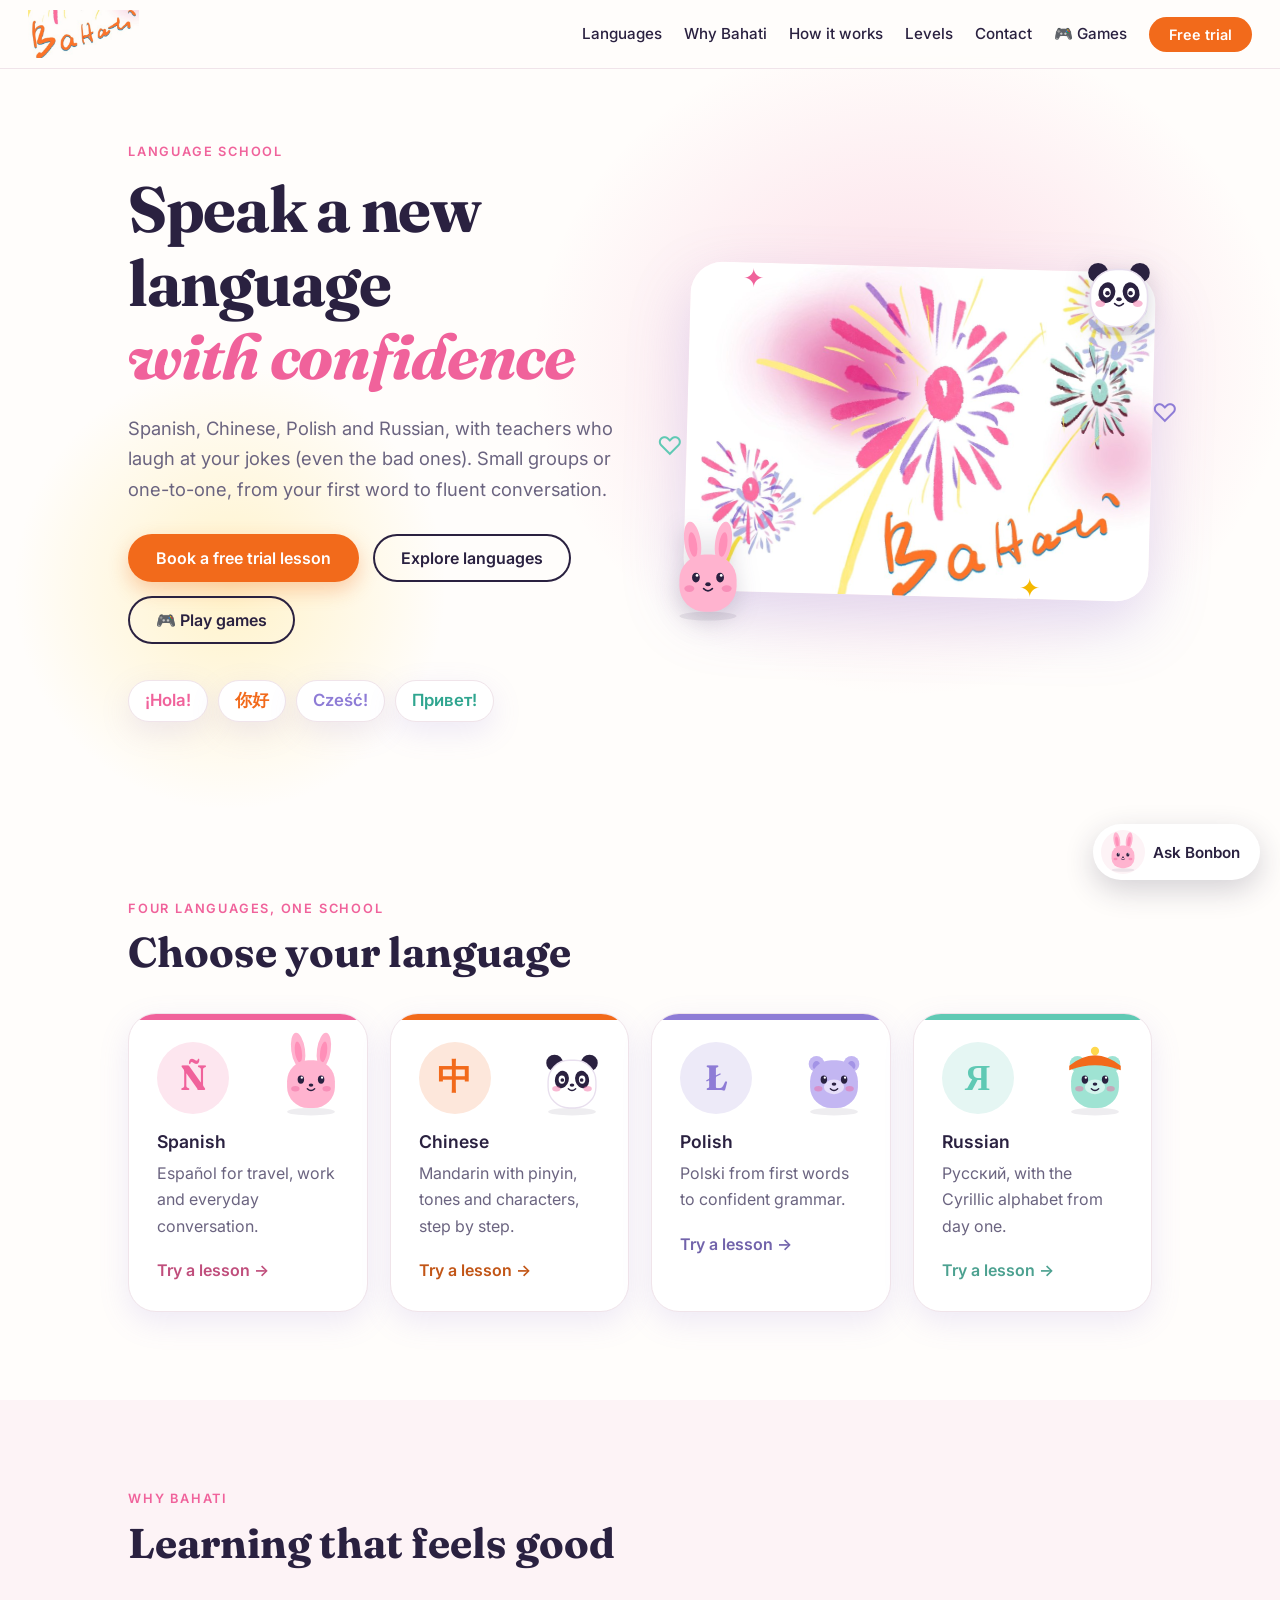
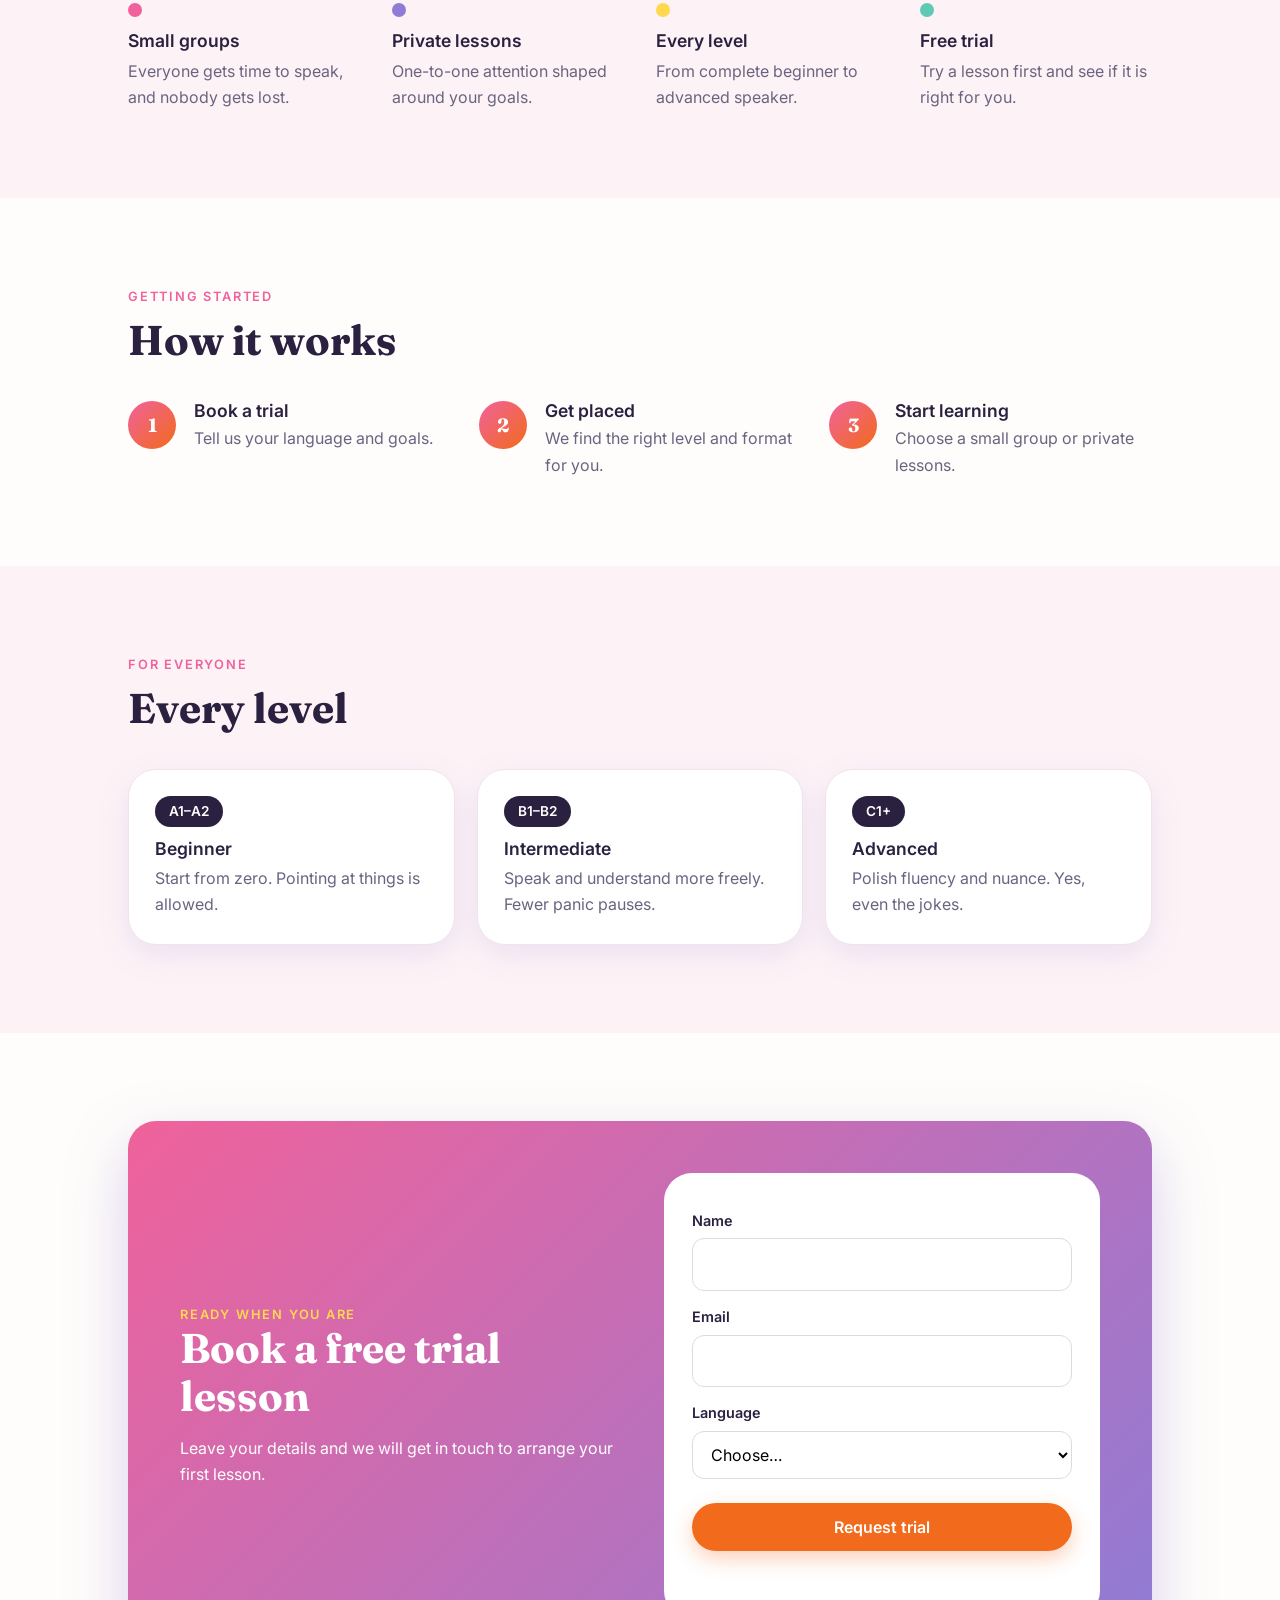
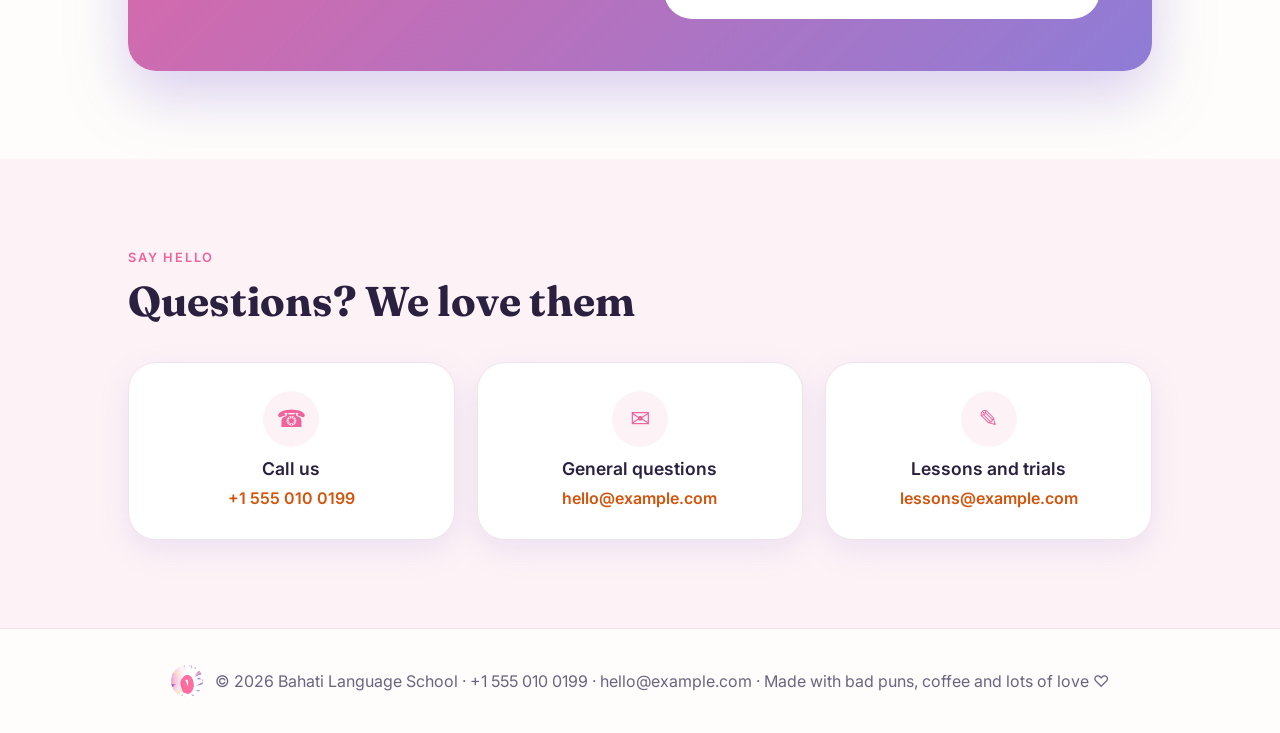
<file: index.html>
<!DOCTYPE html>
<html lang="en">
<head>
  <meta charset="UTF-8">
  <meta name="viewport" content="width=device-width, initial-scale=1">
  <title>Bahati Language School – Spanish, Chinese, Polish, Russian</title>
  <meta name="description" content="Learn Spanish, Chinese, Polish or Russian with Bahati Language School. Small groups and private lessons for every level.">
  <link rel="icon" type="image/png" href="images/favicon.png">
  <link rel="preconnect" href="https://fonts.googleapis.com">
  <link rel="preconnect" href="https://fonts.gstatic.com" crossorigin>
  <link href="https://fonts.googleapis.com/css2?family=Fraunces:opsz,wght@9..144,600;9..144,700&family=Inter:wght@400;500;600&display=swap&subset=latin,latin-ext,cyrillic" rel="stylesheet">
  <link rel="stylesheet" href="style.css">
</head>
<body>
  <header class="site-header">
    <a class="logo" href="#top" aria-label="Bahati Language School"><img src="images/logo-word.jpg" alt="Bahati" width="120" height="52"></a>
    <nav aria-label="Main">
      <a href="#languages">Languages</a>
      <a href="#why">Why Bahati</a>
      <a href="#how">How it works</a>
      <a href="#levels">Levels</a>
      <a href="#contact">Contact</a>
      <a href="games.html">🎮 Games</a>
      <a href="#trial" class="btn btn-small">Free trial</a>
    </nav>
  </header>

  <main id="top">
    <section class="hero">
      <div class="hero-text">
        <p class="eyebrow">Language school</p>
        <h1>Speak a new language <span class="accent" id="swap">with confidence</span></h1>
        <p class="lead">Spanish, Chinese, Polish and Russian, with teachers who laugh at your jokes (even the bad ones). Small groups or one-to-one, from your first word to fluent conversation.</p>
        <div class="hero-actions">
          <a href="#trial" class="btn">Book a free trial lesson</a>
          <a href="#languages" class="btn btn-ghost">Explore languages</a>
          <a href="games.html" class="btn btn-ghost">🎮 Play games</a>
        </div>
        <ul class="greetings" aria-label="Hello in our languages">
          <li lang="es">¡Hola!</li>
          <li lang="zh">你好</li>
          <li lang="pl">Cześć!</li>
          <li lang="ru">Привет!</li>
        </ul>
      </div>
      <div class="hero-art">
        <span class="spark s1" aria-hidden="true">✦</span><span class="spark s2" aria-hidden="true">♡</span><span class="spark s3" aria-hidden="true">✦</span><span class="spark s4" aria-hidden="true">♡</span>
        <img class="plush plush-a" src="images/bunny.svg" alt="Bunny mascot, click me" width="200" height="200" role="button" tabindex="0" data-says="bunny">
        <img class="plush plush-b" src="images/panda.svg" alt="Panda mascot, click me" width="200" height="200" role="button" tabindex="0" data-says="panda">
        <img src="images/logo-hero.jpg" alt="Bahati logo: colorful fireworks" width="1000" height="707">
      </div>
    </section>

    <section id="languages" class="reveal">
      <p class="eyebrow">Four languages, one school</p>
      <h2>Choose your language</h2>
      <div class="cards">
        <article class="card c-es">
          <img class="plush" src="images/bunny.svg" alt="" width="200" height="200">
          <span class="glyph" lang="es">Ñ</span>
          <h3>Spanish</h3>
          <p>Español for travel, work and everyday conversation.</p>
          <a href="#trial" data-lang="Spanish">Try a lesson →</a>
        </article>
        <article class="card c-zh">
          <img class="plush" src="images/panda.svg" alt="" width="200" height="200">
          <span class="glyph" lang="zh">中</span>
          <h3>Chinese</h3>
          <p>Mandarin with pinyin, tones and characters, step by step.</p>
          <a href="#trial" data-lang="Chinese">Try a lesson →</a>
        </article>
        <article class="card c-pl">
          <img class="plush" src="images/bear-purple.svg" alt="" width="200" height="200">
          <span class="glyph" lang="pl">Ł</span>
          <h3>Polish</h3>
          <p>Polski from first words to confident grammar.</p>
          <a href="#trial" data-lang="Polish">Try a lesson →</a>
        </article>
        <article class="card c-ru">
          <img class="plush" src="images/bear-teal.svg" alt="" width="200" height="200">
          <span class="glyph" lang="ru">Я</span>
          <h3>Russian</h3>
          <p>Русский, with the Cyrillic alphabet from day one.</p>
          <a href="#trial" data-lang="Russian">Try a lesson →</a>
        </article>
      </div>
    </section>

    <section id="why" class="alt reveal">
      <div class="inner">
        <p class="eyebrow">Why Bahati</p>
        <h2>Learning that feels good</h2>
        <div class="features">
          <div><span class="dot d1"></span><h3>Small groups</h3><p>Everyone gets time to speak, and nobody gets lost.</p></div>
          <div><span class="dot d2"></span><h3>Private lessons</h3><p>One-to-one attention shaped around your goals.</p></div>
          <div><span class="dot d3"></span><h3>Every level</h3><p>From complete beginner to advanced speaker.</p></div>
          <div><span class="dot d4"></span><h3>Free trial</h3><p>Try a lesson first and see if it is right for you.</p></div>
        </div>
      </div>
    </section>

    <section id="how" class="reveal">
      <p class="eyebrow">Getting started</p>
      <h2>How it works</h2>
      <ol class="steps">
        <li><span class="num">1</span><div><h3>Book a trial</h3><p>Tell us your language and goals.</p></div></li>
        <li><span class="num">2</span><div><h3>Get placed</h3><p>We find the right level and format for you.</p></div></li>
        <li><span class="num">3</span><div><h3>Start learning</h3><p>Choose a small group or private lessons.</p></div></li>
      </ol>
    </section>

    <section id="levels" class="alt reveal">
      <div class="inner">
        <p class="eyebrow">For everyone</p>
        <h2>Every level</h2>
        <div class="levels">
          <div class="level"><span class="badge">A1–A2</span><h3>Beginner</h3><p>Start from zero. Pointing at things is allowed.</p></div>
          <div class="level"><span class="badge">B1–B2</span><h3>Intermediate</h3><p>Speak and understand more freely. Fewer panic pauses.</p></div>
          <div class="level"><span class="badge">C1+</span><h3>Advanced</h3><p>Polish fluency and nuance. Yes, even the jokes.</p></div>
        </div>
      </div>
    </section>

    <section id="trial" class="reveal">
      <div class="trial-box">
        <div>
          <p class="eyebrow">Ready when you are</p>
          <h2>Book a free trial lesson</h2>
          <p>Leave your details and we will get in touch to arrange your first lesson.</p>
        </div>
        <form id="trial-form" novalidate>
          <label for="name">Name</label>
          <input id="name" name="name" type="text" autocomplete="name" required>

          <label for="email">Email</label>
          <input id="email" name="email" type="email" autocomplete="email" required>

          <label for="language">Language</label>
          <select id="language" name="language" required>
            <option value="">Choose…</option>
            <option>Spanish</option>
            <option>Chinese</option>
            <option>Polish</option>
            <option>Russian</option>
          </select>

          <button type="submit" class="btn">Request trial</button>
          <p id="form-msg" role="status"></p>
        </form>
      </div>
    </section>
    <section id="contact" class="alt reveal">
      <div class="inner">
        <p class="eyebrow">Say hello</p>
        <h2>Questions? We love them</h2>
        <div class="contact-grid">
          <a class="contact-card" href="tel:+15550100199"><span class="ci">☎</span><h3>Call us</h3><p>+1 555 010 0199</p></a>
          <a class="contact-card" href="mailto:hello@example.com"><span class="ci">✉</span><h3>General questions</h3><p>hello@example.com</p></a>
          <a class="contact-card" href="mailto:lessons@example.com"><span class="ci">✎</span><h3>Lessons and trials</h3><p>lessons@example.com</p></a>
        </div>
      </div>
    </section>
  </main>

  <div id="chat" class="chat">
    <div id="chat-panel" class="chat-panel" role="dialog" aria-label="Chat with Bonbon" hidden>
      <header class="chat-head">
        <img src="images/bunny.svg" alt="" width="40" height="40">
        <div><strong>Bonbon</strong><span>Bahati assistant</span></div>
        <button type="button" id="chat-close" aria-label="Close chat">×</button>
      </header>
      <div id="chat-log" class="chat-log" aria-live="polite"></div>
      <div id="chat-chips" class="chat-chips"></div>
      <form id="chat-form" class="chat-form" autocomplete="off">
        <input id="chat-input" type="text" placeholder="Ask me anything…" aria-label="Your question">
        <button type="submit" aria-label="Send">➤</button>
      </form>
    </div>
    <button type="button" id="chat-toggle" class="chat-toggle" aria-expanded="false" aria-controls="chat-panel">
      <img src="images/bunny.svg" alt="" width="44" height="44"><span>Ask Bonbon</span>
    </button>
  </div>

  <footer>
    <img src="images/favicon.png" alt="" width="32" height="32">
    <p>&copy; 2026 Bahati Language School · +1 555 010 0199 · hello@example.com · Made with bad puns, coffee and lots of love ♡</p>
  </footer>

  <script src="script.js"></script>
</body>
</html>
</file>
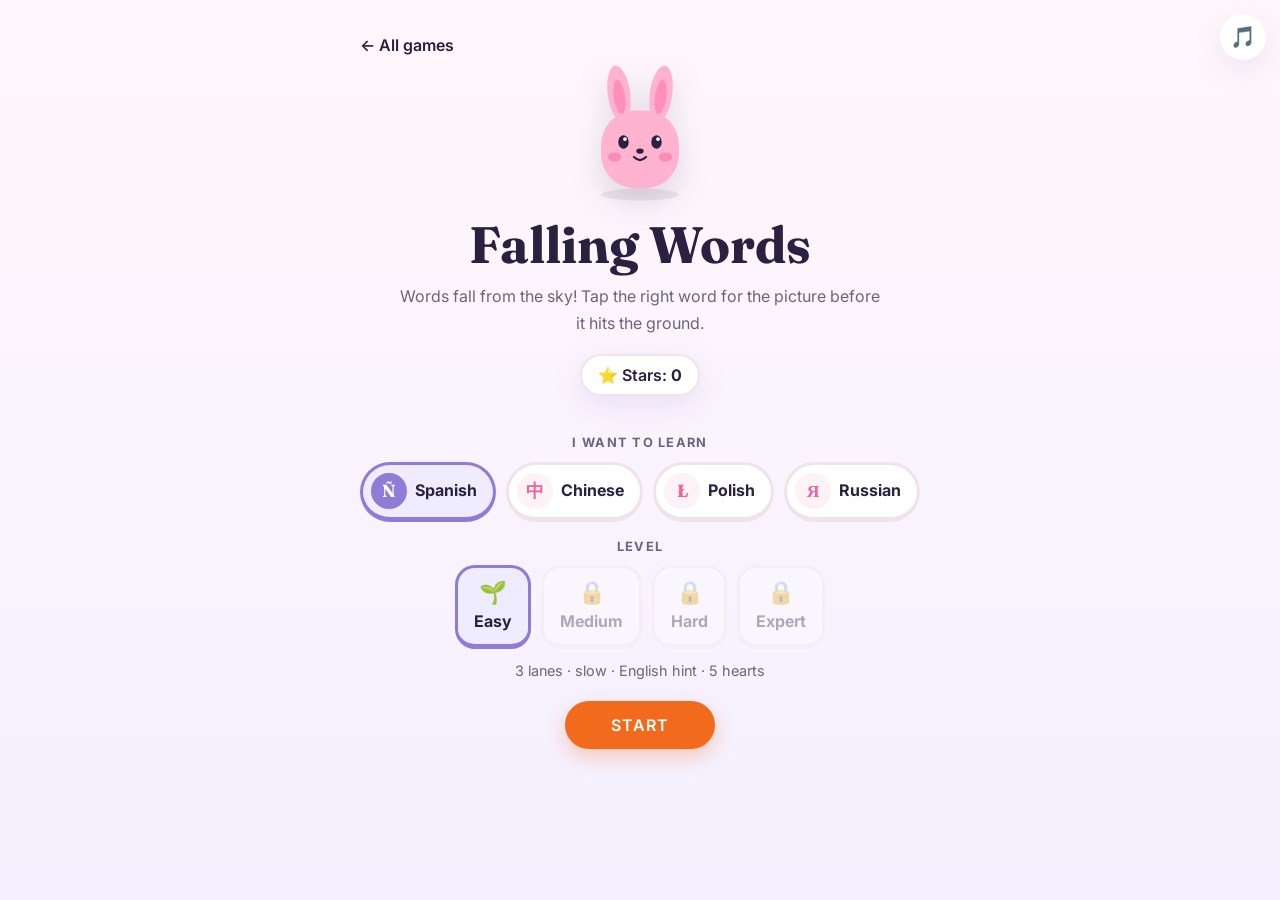
<file: catch.html>
<!DOCTYPE html>
<html lang="en">
<head>
  <meta charset="UTF-8">
  <meta name="viewport" content="width=device-width, initial-scale=1">
  <title>Falling Words – Bahati Language School</title>
  <meta name="description" content="Catch the right word before it hits the ground. An arcade game from Bahati Language School.">
  <link rel="icon" type="image/png" href="images/favicon.png">
  <link rel="preconnect" href="https://fonts.googleapis.com">
  <link rel="preconnect" href="https://fonts.gstatic.com" crossorigin>
  <link href="https://fonts.googleapis.com/css2?family=Fraunces:opsz,wght@9..144,600;9..144,700&family=Inter:wght@400;500;600;700&display=swap&subset=latin,latin-ext,cyrillic" rel="stylesheet">
  <link rel="stylesheet" href="style.css">
  <link rel="stylesheet" href="game.css">
</head>
<body class="game-body">
  <div id="root"></div>
  <script src="sound.js"></script>
  <script src="data.js"></script>
  <script src="common.js"></script>
  <script src="catch.js"></script>
</body>
</html>
</file>
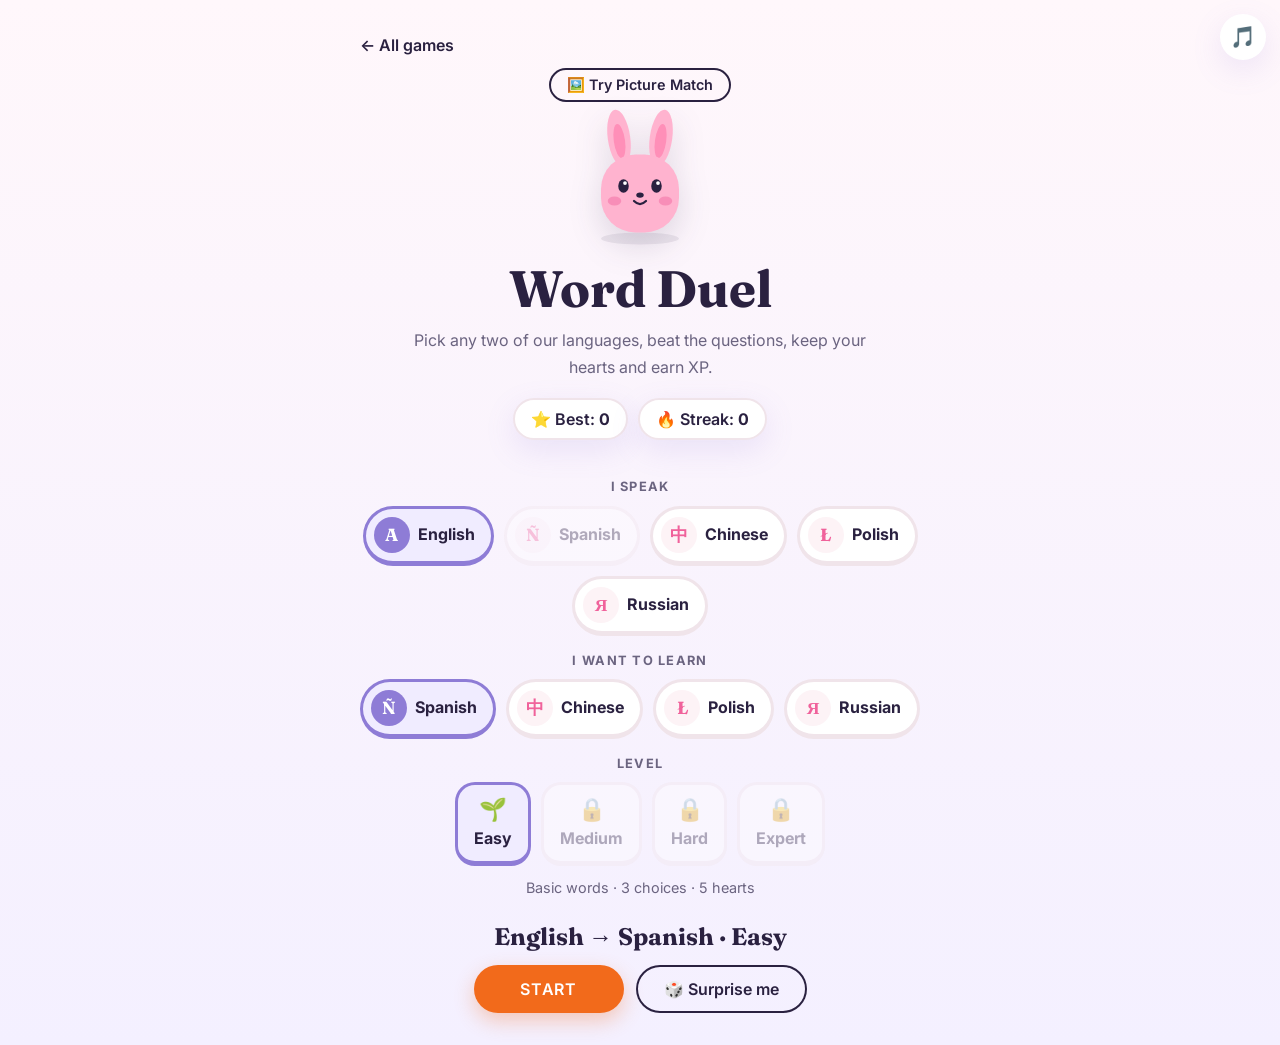
<file: game.html>
<!DOCTYPE html>
<html lang="en">
<head>
  <meta charset="UTF-8">
  <meta name="viewport" content="width=device-width, initial-scale=1">
  <title>Play and Learn – Bahati Language School</title>
  <meta name="description" content="A fun mini game from Bahati Language School: learn Spanish, Chinese, Polish and Russian words, earn XP and keep your streak.">
  <link rel="icon" type="image/png" href="images/favicon.png">
  <link rel="preconnect" href="https://fonts.googleapis.com">
  <link rel="preconnect" href="https://fonts.gstatic.com" crossorigin>
  <link href="https://fonts.googleapis.com/css2?family=Fraunces:opsz,wght@9..144,600;9..144,700&family=Inter:wght@400;500;600;700&display=swap&subset=latin,latin-ext,cyrillic" rel="stylesheet">
  <link rel="stylesheet" href="style.css">
  <link rel="stylesheet" href="game.css">
</head>
<body class="game-body">
  <button id="mute" class="mute" type="button" aria-pressed="false" aria-label="Toggle music">🎵</button>
  <div class="bg-float" aria-hidden="true"><span>🎵</span><span>✦</span><span>♡</span><span>🎶</span><span>✦</span><span>♡</span><span>🎵</span><span>✦</span></div>
  <div id="app" class="app">

    <!-- Start screen -->
    <section id="screen-start" class="screen">
      <a class="back" href="games.html">← All games</a>
      <a class="btn btn-ghost mode-link" href="pictures.html">🖼️ Try Picture Match</a>
      <img class="mascot-big" src="images/bunny.svg" alt="" width="200" height="200">
      <h1>Word Duel</h1>
      <p class="sub">Pick any two of our languages, beat the questions, keep your hearts and earn XP.</p>
      <div class="stats-row">
        <span class="pill" title="Best XP">⭐ Best: <b id="best-xp">0</b></span>
        <span class="pill" title="Days streak">🔥 Streak: <b id="day-streak">0</b></span>
      </div>
      <div class="picker">
        <p class="pick-title">I speak</p>
        <div id="chips-from" class="chips"></div>
        <p class="pick-title">I want to learn</p>
        <div id="chips-to" class="chips"></div>
        <p class="pick-title">Level</p>
        <div id="chips-lvl" class="chips"></div>
        <p id="lvl-desc" class="lvl-desc"></p>
        <p class="pair-label" aria-live="polite"><span id="pair-label"></span></p>
        <div class="end-actions">
          <button id="play" class="btn game-btn">Start</button>
          <button id="random-pair" class="btn btn-ghost" type="button">🎲 Surprise me</button>
        </div>
      </div>
    </section>

    <!-- Lesson screen -->
    <section id="screen-lesson" class="screen lesson" hidden>
      <header class="topbar">
        <button id="quit" class="icon-btn" aria-label="Quit lesson">×</button>
        <div class="progress" role="progressbar" aria-label="Lesson progress" aria-valuemin="0" aria-valuemax="100" aria-valuenow="0"><div id="progress-fill"></div></div>
        <div class="hearts" id="hearts" aria-live="polite"></div>
      </header>
      <div class="qtimer" id="qtimer" hidden><div id="qtimer-fill"></div></div>
      <div class="lesson-body">
        <p id="prompt" class="prompt"></p>
        <div id="question" class="question"></div>
        <div id="options" class="options"></div>
      </div>
      <footer id="feedback" class="feedback">
        <div class="fb-text"><img id="fb-mascot" src="images/bunny.svg" alt="" width="56" height="56"><div><strong id="fb-title"></strong><p id="fb-detail"></p></div></div>
        <button id="check" class="btn game-btn" disabled>Check</button>
      </footer>
    </section>

    <!-- End screen -->
    <section id="screen-end" class="screen" hidden>
      <img id="end-mascot" class="mascot-big" src="images/panda.svg" alt="" width="200" height="200">
      <h1 id="end-title"></h1>
      <p id="end-sub" class="sub"></p>
      <div id="end-stars" class="stars" aria-label="Stars"></div>
      <div class="stats-row">
        <span class="pill">⭐ <b id="end-xp">0</b> XP</span>
        <span class="pill">🎯 <b id="end-acc">0</b>%</span>
        <span class="pill">❤ <b id="end-hearts">0</b> left</span>
      </div>
      <div class="end-actions">
        <button id="next-level" class="btn" hidden>Next level →</button>
        <button id="again" class="btn btn-ghost">Play again</button>
        <a class="btn btn-ghost" href="index.html#trial">Book a free lesson</a>
      </div>
    </section>

  </div>
  <script src="sound.js"></script>
  <script src="game.js"></script>
</body>
</html>
</file>
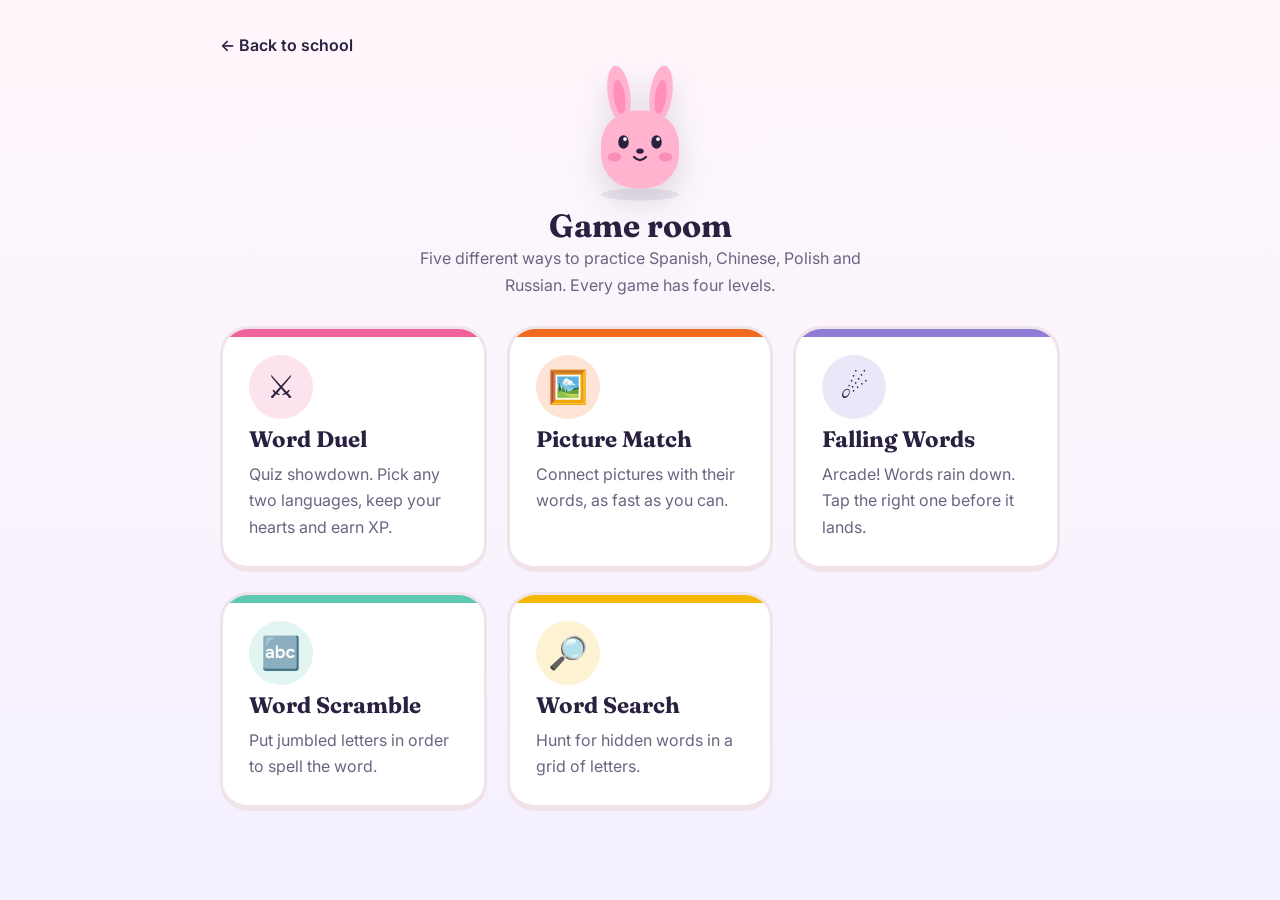
<file: games.html>
<!DOCTYPE html>
<html lang="en">
<head>
  <meta charset="UTF-8">
  <meta name="viewport" content="width=device-width, initial-scale=1">
  <title>Games – Bahati Language School</title>
  <meta name="description" content="Five language games from Bahati Language School: quiz duel, picture match, falling words, word scramble and word search.">
  <link rel="icon" type="image/png" href="images/favicon.png">
  <link rel="preconnect" href="https://fonts.googleapis.com">
  <link rel="preconnect" href="https://fonts.gstatic.com" crossorigin>
  <link href="https://fonts.googleapis.com/css2?family=Fraunces:opsz,wght@9..144,600;9..144,700&family=Inter:wght@400;500;600;700&display=swap&subset=latin,latin-ext,cyrillic" rel="stylesheet">
  <link rel="stylesheet" href="style.css">
  <link rel="stylesheet" href="game.css">
</head>
<body class="game-body">
  <div class="bg-float" aria-hidden="true"><span>🎵</span><span>✦</span><span>♡</span><span>🎶</span><span>✦</span><span>♡</span><span>🎵</span><span>✦</span></div>
  <main class="app hub">
    <a class="back" href="index.html">← Back to school</a>
    <img class="mascot-big" src="images/bunny.svg" alt="" width="200" height="200">
    <h1>Game room</h1>
    <p class="sub">Five different ways to practice Spanish, Chinese, Polish and Russian. Every game has four levels.</p>
    <div class="hub-grid">
      <a class="hub-card h1" href="game.html"><span class="hub-emoji">⚔️</span><h2>Word Duel</h2><p>Quiz showdown. Pick any two languages, keep your hearts and earn XP.</p></a>
      <a class="hub-card h2" href="pictures.html"><span class="hub-emoji">🖼️</span><h2>Picture Match</h2><p>Connect pictures with their words, as fast as you can.</p></a>
      <a class="hub-card h3" href="catch.html"><span class="hub-emoji">☄️</span><h2>Falling Words</h2><p>Arcade! Words rain down. Tap the right one before it lands.</p></a>
      <a class="hub-card h4" href="scramble.html"><span class="hub-emoji">🔤</span><h2>Word Scramble</h2><p>Put jumbled letters in order to spell the word.</p></a>
      <a class="hub-card h5" href="search.html"><span class="hub-emoji">🔎</span><h2>Word Search</h2><p>Hunt for hidden words in a grid of letters.</p></a>
    </div>
  </main>
</body>
</html>
</file>
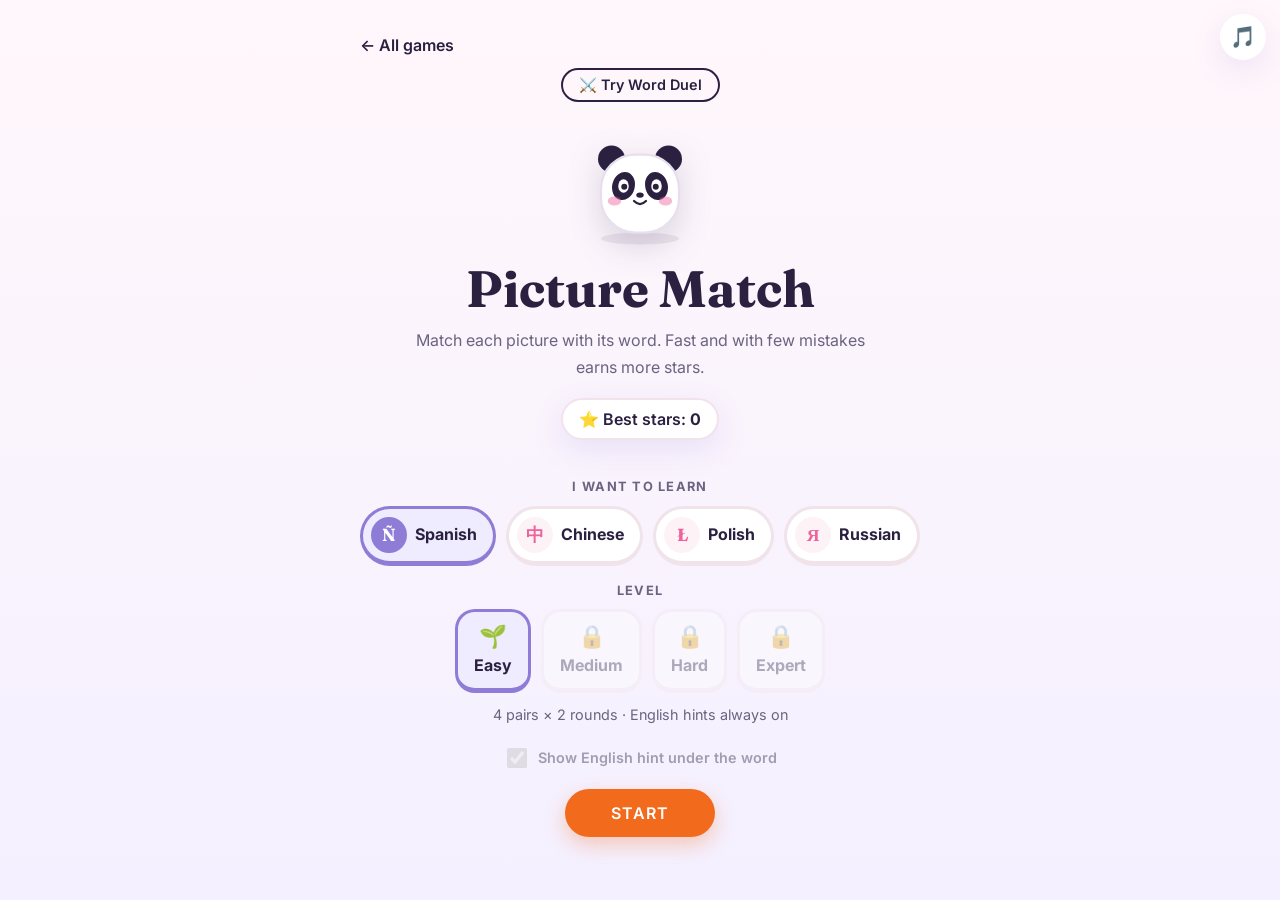
<file: pictures.html>
<!DOCTYPE html>
<html lang="en">
<head>
  <meta charset="UTF-8">
  <meta name="viewport" content="width=device-width, initial-scale=1">
  <title>Picture Match – Bahati Language School</title>
  <meta name="description" content="Match pictures with words in Spanish, Chinese, Polish and Russian. A fun mini game from Bahati Language School.">
  <link rel="icon" type="image/png" href="images/favicon.png">
  <link rel="preconnect" href="https://fonts.googleapis.com">
  <link rel="preconnect" href="https://fonts.gstatic.com" crossorigin>
  <link href="https://fonts.googleapis.com/css2?family=Fraunces:opsz,wght@9..144,600;9..144,700&family=Inter:wght@400;500;600;700&display=swap&subset=latin,latin-ext,cyrillic" rel="stylesheet">
  <link rel="stylesheet" href="style.css">
  <link rel="stylesheet" href="game.css">
</head>
<body class="game-body">
  <button id="mute" class="mute" type="button" aria-pressed="false" aria-label="Toggle music">🎵</button>
  <div class="bg-float" aria-hidden="true"><span>🎵</span><span>✦</span><span>♡</span><span>🎶</span><span>✦</span><span>♡</span><span>🎵</span><span>✦</span></div>
  <div id="app" class="app">

    <section id="screen-start" class="screen">
      <a class="back" href="games.html">← All games</a>
      <a class="btn btn-ghost mode-link" href="game.html">⚔️ Try Word Duel</a>
      <img class="mascot-big" src="images/panda.svg" alt="" width="200" height="200">
      <h1>Picture Match</h1>
      <p class="sub">Match each picture with its word. Fast and with few mistakes earns more stars.</p>
      <div class="stats-row"><span class="pill">⭐ Best stars: <b id="best-stars">0</b></span></div>
      <div class="picker">
        <p class="pick-title">I want to learn</p>
        <div id="chips-to" class="chips"></div>
        <p class="pick-title">Level</p>
        <div id="chips-lvl" class="chips"></div>
        <p id="lvl-desc" class="lvl-desc"></p>
        <label class="toggle"><input type="checkbox" id="hint"> Show English hint under the word</label>
        <div class="end-actions"><button id="play" class="btn game-btn">Start</button></div>
      </div>
    </section>

    <section id="screen-play" class="screen lesson" hidden>
      <header class="topbar">
        <button id="quit" class="icon-btn" aria-label="Quit game">×</button>
        <div class="progress" role="progressbar" aria-label="Progress" aria-valuemin="0" aria-valuemax="100" aria-valuenow="0"><div id="progress-fill"></div></div>
        <div class="timer" id="timer" aria-label="Time">0s</div>
      </header>
      <div class="lesson-body">
        <p id="prompt" class="prompt">Tap a picture, then its word</p>
        <p id="round" class="round"></p>
        <div id="board" class="pic-board">
          <div id="col-pics" class="pic-col"></div>
          <div id="col-words" class="pic-col"></div>
        </div>
        <div id="msg" class="pic-msg" role="status"></div>
      </div>
    </section>

    <section id="screen-end" class="screen" hidden>
      <img id="end-mascot" class="mascot-big dance" src="images/bunny.svg" alt="" width="200" height="200">
      <h1 id="end-title">All matched! 🎉</h1>
      <div id="stars" class="stars" aria-label="Stars"></div>
      <div class="stats-row">
        <span class="pill">⏱ <b id="end-time">0</b>s</span>
        <span class="pill">🙈 <b id="end-miss">0</b> mistakes</span>
        <span class="pill">⭐ <b id="end-xp">0</b> XP</span>
      </div>
      <div class="end-actions">
        <button id="next-level" class="btn" hidden>Next level →</button>
        <button id="again" class="btn btn-ghost">Play again</button>
        <a class="btn btn-ghost" href="index.html#trial">Book a free lesson</a>
      </div>
    </section>

  </div>
  <script src="sound.js"></script>
  <script src="data.js"></script>
  <script src="pictures.js"></script>
</body>
</html>
</file>
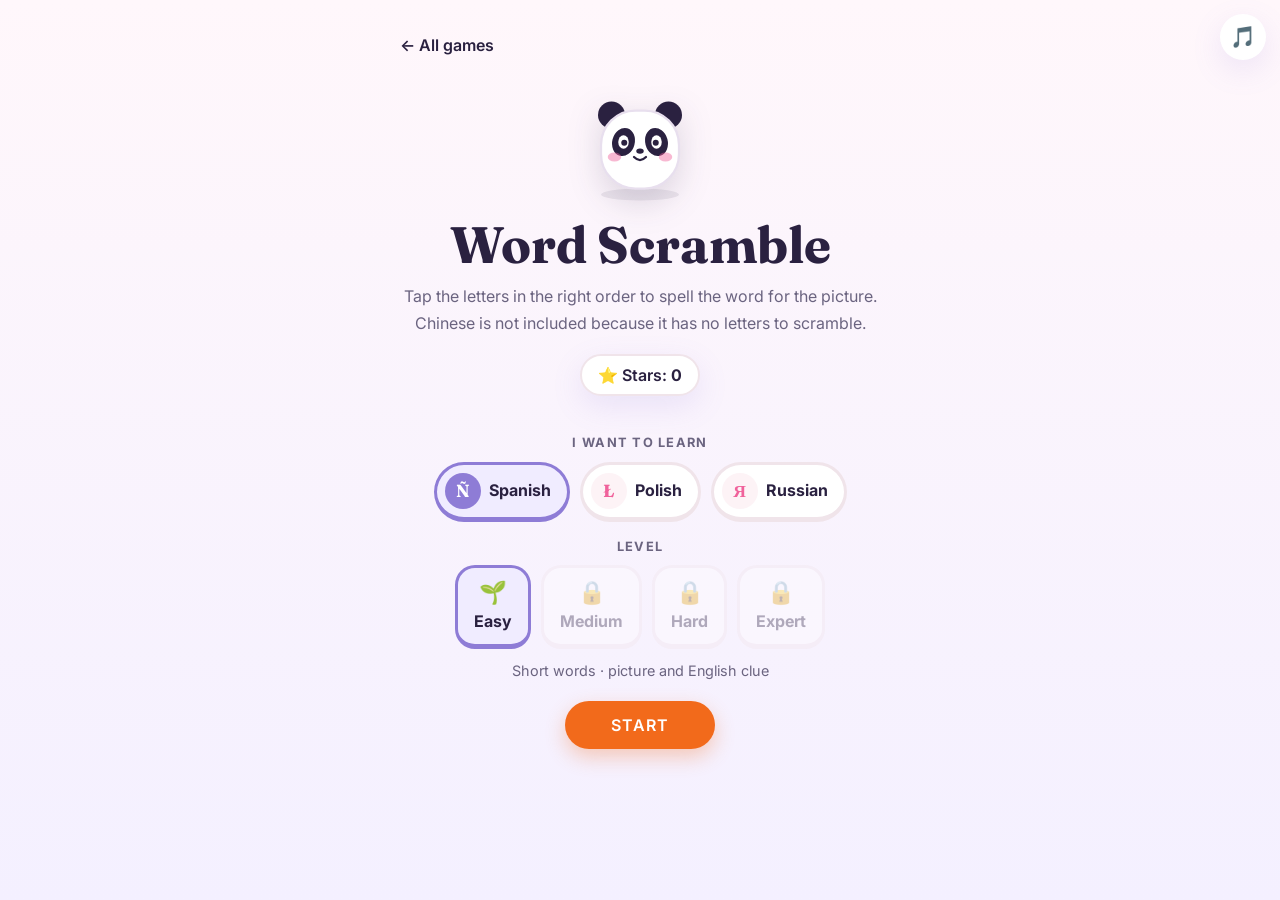
<file: scramble.html>
<!DOCTYPE html>
<html lang="en">
<head>
  <meta charset="UTF-8">
  <meta name="viewport" content="width=device-width, initial-scale=1">
  <title>Word Scramble – Bahati Language School</title>
  <meta name="description" content="Unscramble letters to spell the word for the picture. A puzzle game from Bahati Language School.">
  <link rel="icon" type="image/png" href="images/favicon.png">
  <link rel="preconnect" href="https://fonts.googleapis.com">
  <link rel="preconnect" href="https://fonts.gstatic.com" crossorigin>
  <link href="https://fonts.googleapis.com/css2?family=Fraunces:opsz,wght@9..144,600;9..144,700&family=Inter:wght@400;500;600;700&display=swap&subset=latin,latin-ext,cyrillic" rel="stylesheet">
  <link rel="stylesheet" href="style.css">
  <link rel="stylesheet" href="game.css">
</head>
<body class="game-body">
  <div id="root"></div>
  <script src="sound.js"></script>
  <script src="data.js"></script>
  <script src="common.js"></script>
  <script src="scramble.js"></script>
</body>
</html>
</file>
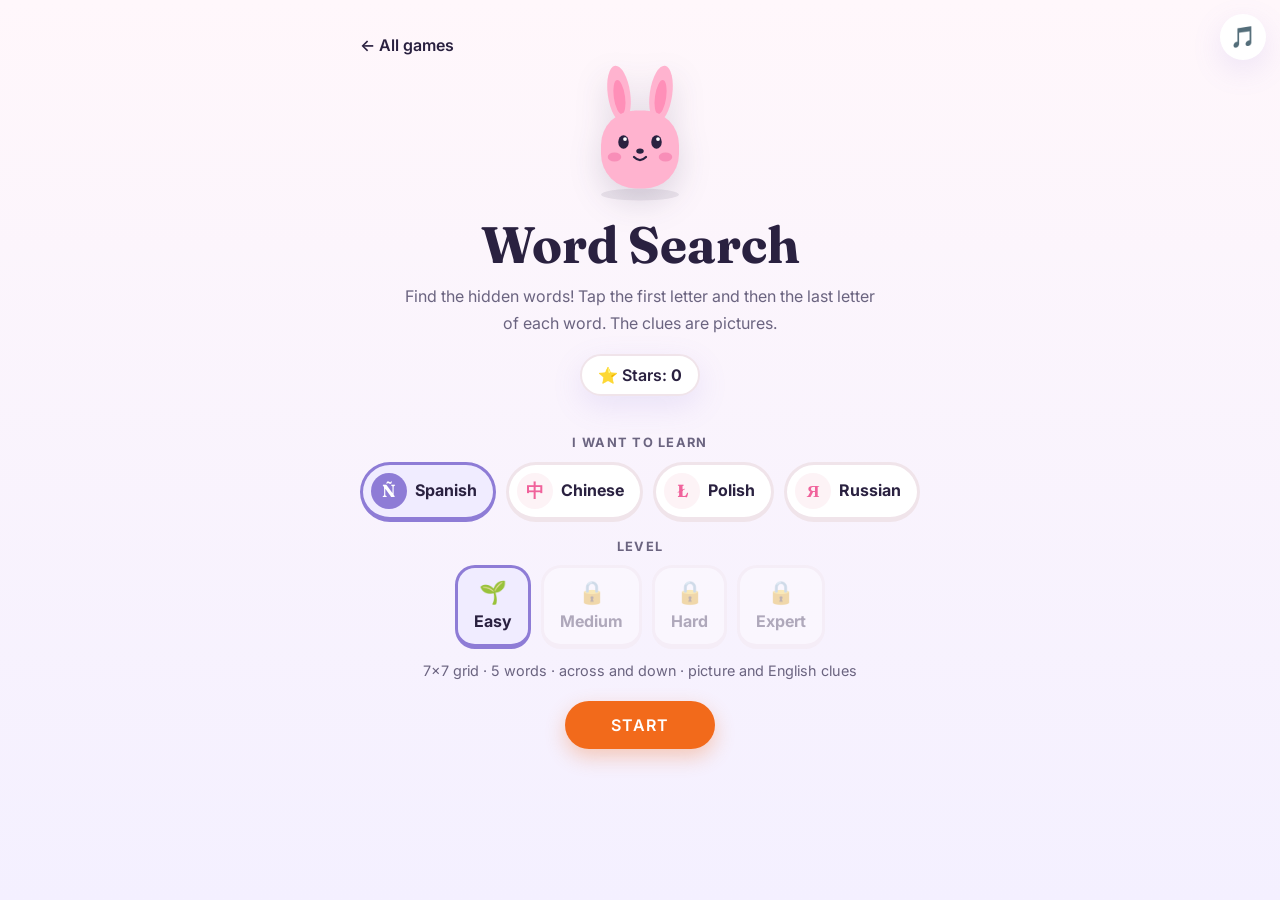
<file: search.html>
<!DOCTYPE html>
<html lang="en">
<head>
  <meta charset="UTF-8">
  <meta name="viewport" content="width=device-width, initial-scale=1">
  <title>Word Search – Bahati Language School</title>
  <meta name="description" content="Find hidden words in the letter grid. A puzzle game from Bahati Language School.">
  <link rel="icon" type="image/png" href="images/favicon.png">
  <link rel="preconnect" href="https://fonts.googleapis.com">
  <link rel="preconnect" href="https://fonts.gstatic.com" crossorigin>
  <link href="https://fonts.googleapis.com/css2?family=Fraunces:opsz,wght@9..144,600;9..144,700&family=Inter:wght@400;500;600;700&display=swap&subset=latin,latin-ext,cyrillic" rel="stylesheet">
  <link rel="stylesheet" href="style.css">
  <link rel="stylesheet" href="game.css">
</head>
<body class="game-body">
  <div id="root"></div>
  <script src="sound.js"></script>
  <script src="data.js"></script>
  <script src="common.js"></script>
  <script src="search.js"></script>
</body>
</html>
</file>
<file: style.css>
:root {
  --ink:#2a2140; --muted:#6b6480; --bg:#fffdfb; --alt:#fdf3f6; --line:#f0e4ea;
  --pink:#f0629b; --purple:#8e7cd6; --yellow:#ffd84d; --teal:#5fc9b4; --orange:#f26a1b; --orange-dark:#d4540c;
  --radius:20px; --shadow:0 10px 30px rgba(142,124,214,.15);
}
* { box-sizing:border-box; }
html { scroll-behavior:smooth; scroll-padding-top:84px; }
body { margin:0; font-family:Inter,system-ui,-apple-system,"Segoe UI",sans-serif; color:var(--ink); background:var(--bg); line-height:1.65; -webkit-font-smoothing:antialiased; }
h1,h2,h3 { font-family:Fraunces,Georgia,serif; line-height:1.15; margin:0; }
h3 { font-family:Inter,system-ui,sans-serif; font-weight:600; font-size:1.1rem; }
img { max-width:100%; }

.site-header { position:sticky; top:0; z-index:20; display:flex; justify-content:space-between; align-items:center; flex-wrap:wrap; gap:12px; padding:10px 28px; background:rgba(255,253,251,.85); backdrop-filter:blur(12px); border-bottom:1px solid var(--line); }
.logo img { display:block; height:48px; width:auto; mix-blend-mode:multiply; }
nav { display:flex; align-items:center; flex-wrap:wrap; gap:6px 22px; }
nav a { color:var(--ink); text-decoration:none; font-weight:500; font-size:.95rem; }
nav a:not(.btn):hover { color:var(--orange); }

.btn { display:inline-block; background:var(--orange); color:#fff; border:0; border-radius:999px; padding:14px 28px; font:600 1rem Inter,sans-serif; text-decoration:none; cursor:pointer; box-shadow:0 8px 20px rgba(242,106,27,.3); transition:transform .15s, background .15s; }
.btn:hover { background:var(--orange-dark); transform:translateY(-2px); }
.btn:focus-visible, a:focus-visible, input:focus-visible, select:focus-visible { outline:3px solid var(--purple); outline-offset:3px; }
.btn-small { padding:9px 20px; font-size:.9rem; box-shadow:none; }
.btn-ghost { background:transparent; color:var(--ink); box-shadow:inset 0 0 0 2px var(--ink); }
.btn-ghost:hover { background:var(--ink); color:#fff; }

section { max-width:1080px; margin:0 auto; padding:88px 28px; }
section.alt { max-width:none; background:var(--alt); }
.inner { max-width:1024px; margin:0 auto; }
.eyebrow { margin:0 0 10px; color:var(--pink); font-weight:600; font-size:.8rem; letter-spacing:.14em; text-transform:uppercase; }
h2 { font-size:clamp(1.9rem,4vw,2.6rem); margin-bottom:36px; }

.hero { display:grid; grid-template-columns:1.1fr 1fr; align-items:center; gap:48px; padding-top:72px; position:relative; }
.hero::before { content:""; position:absolute; z-index:-1; inset:-40px -10% auto auto; width:70%; height:90%; background:radial-gradient(closest-side,rgba(240,98,155,.22),transparent); }
.hero::after { content:""; position:absolute; z-index:-1; left:-8%; bottom:0; width:40%; height:60%; background:radial-gradient(closest-side,rgba(255,216,77,.28),transparent); }
.hero h1 { font-size:clamp(2.4rem,5.5vw,4rem); letter-spacing:-.02em; margin-bottom:20px; }
.accent { color:var(--pink); font-style:italic; }
.lead { font-size:1.15rem; color:var(--muted); max-width:34em; margin:0 0 30px; }
.hero-actions { display:flex; flex-wrap:wrap; gap:14px; }
.greetings { list-style:none; display:flex; flex-wrap:wrap; gap:10px; padding:0; margin:36px 0 0; }
.greetings li { padding:6px 16px; border-radius:999px; background:#fff; border:1px solid var(--line); font-weight:600; box-shadow:var(--shadow); }
.greetings li:nth-child(1) { color:var(--pink); } .greetings li:nth-child(2) { color:var(--orange); }
.greetings li:nth-child(3) { color:var(--purple); } .greetings li:nth-child(4) { color:#2fa58f; }
.hero-art { position:relative; }
.hero-art > img:not(.plush) { display:block; width:100%; height:auto; border-radius:32px; box-shadow:0 24px 60px rgba(142,124,214,.25); transform:rotate(1.5deg); animation:float 7s ease-in-out infinite; }
@keyframes float { 50% { transform:rotate(1.5deg) translateY(-10px); } }

.cards { display:grid; grid-template-columns:repeat(auto-fit,minmax(220px,1fr)); gap:22px; }
.card { --c:var(--pink); position:relative; overflow:hidden; background:#fff; border:1px solid var(--line); border-radius:var(--radius); padding:28px; box-shadow:var(--shadow); transition:transform .25s, box-shadow .25s; }
.card:hover { transform:translateY(-6px); box-shadow:0 18px 40px rgba(142,124,214,.25); }
.card::before { content:""; position:absolute; inset:0 0 auto 0; height:6px; background:var(--c); }
.c-es { --c:var(--pink); } .c-zh { --c:var(--orange); } .c-pl { --c:var(--purple); } .c-ru { --c:var(--teal); }
.glyph { display:grid; place-items:center; width:72px; height:72px; margin-bottom:18px; border-radius:20px; background:color-mix(in srgb,var(--c) 16%,white); color:var(--c); font:700 2.2rem Fraunces,serif; }
.card p { margin:8px 0 18px; color:var(--muted); }
.card a { color:var(--c); font-weight:600; text-decoration:none; filter:brightness(.8); }
.card a:hover { text-decoration:underline; }

.features { display:grid; grid-template-columns:repeat(auto-fit,minmax(210px,1fr)); gap:32px; }
.features p { margin:6px 0 0; color:var(--muted); }
.dot { display:block; width:14px; height:14px; border-radius:50%; margin-bottom:14px; }
.d1 { background:var(--pink); } .d2 { background:var(--purple); } .d3 { background:var(--yellow); } .d4 { background:var(--teal); }

.steps { list-style:none; margin:0; padding:0; display:grid; grid-template-columns:repeat(auto-fit,minmax(240px,1fr)); gap:28px; }
.steps li { display:flex; gap:18px; align-items:flex-start; }
.steps p { margin:4px 0 0; color:var(--muted); }
.num { flex:none; display:grid; place-items:center; width:48px; height:48px; border-radius:50%; background:linear-gradient(135deg,var(--pink),var(--orange)); color:#fff; font:700 1.2rem Fraunces,serif; }

.levels { display:grid; grid-template-columns:repeat(auto-fit,minmax(220px,1fr)); gap:22px; }
.level { background:#fff; border:1px solid var(--line); border-radius:var(--radius); padding:26px; box-shadow:var(--shadow); }
.level p { margin:6px 0 0; color:var(--muted); }
.badge { display:inline-block; margin-bottom:12px; padding:4px 14px; border-radius:999px; background:var(--ink); color:#fff; font-weight:600; font-size:.85rem; }

.trial-box { display:grid; grid-template-columns:1fr 1fr; gap:48px; align-items:center; padding:52px; border-radius:32px; color:#fff; background:linear-gradient(135deg,var(--pink),var(--purple)); box-shadow:0 24px 60px rgba(142,124,214,.35); }
.trial-box h2 { margin-bottom:14px; } .trial-box .eyebrow { color:var(--yellow); }
.trial-box p { margin:0; }
form { display:grid; gap:6px; background:#fff; color:var(--ink); padding:28px; border-radius:var(--radius); }
label { font-weight:600; font-size:.9rem; margin-top:8px; }
input, select { font:inherit; padding:12px 14px; border:1.5px solid #e2d8e3; border-radius:12px; background:#fff; }
input:focus, select:focus { border-color:var(--purple); }
form .btn { margin-top:18px; }
#form-msg { margin:10px 0 0; font-weight:600; color:#2fa58f; min-height:1.5em; }
#form-msg.error { color:#d4183d; }

footer { display:flex; align-items:center; justify-content:center; gap:12px; padding:36px 24px; color:var(--muted); border-top:1px solid var(--line); }
footer img { border-radius:50%; } footer p { margin:0; }

.reveal { opacity:0; transform:translateY(24px); transition:opacity .7s, transform .7s; }
.reveal.visible { opacity:1; transform:none; }
@media (prefers-reduced-motion:reduce) { .reveal { opacity:1; transform:none; transition:none; } .hero-art > img, .plush { animation:none !important; } html { scroll-behavior:auto; } }

@media (max-width:820px) {
  section { padding:60px 20px; }
  .hero, .trial-box { grid-template-columns:1fr; }
  .hero { padding-top:40px; gap:32px; }
  .trial-box { padding:28px 20px; }
  .site-header { padding:10px 16px; }
  nav a:not(.btn) { display:none; }
}

.card .plush { position:absolute; top:14px; right:10px; width:92px; height:92px; transition:transform .3s; }
.card:hover .plush { transform:rotate(-8deg) scale(1.1) translateY(-4px); }
.hero-art .plush { position:absolute; width:110px; height:110px; z-index:2; filter:drop-shadow(0 8px 12px rgba(42,33,64,.18)); animation:bob 5s ease-in-out infinite; }
.plush-a { left:-34px; bottom:-30px; }
.plush-b { right:-22px; top:-36px; animation-delay:-2.5s !important; }
@keyframes bob { 50% { transform:translateY(-8px) rotate(3deg); } }
@media (max-width:820px) { .plush-a { left:-8px; } .plush-b { right:-8px; } .hero-art .plush { width:84px; height:84px; } }

.plush[data-says] { cursor:pointer; }
.hop { animation:hop .6s ease !important; }
@keyframes hop { 30% { transform:translateY(-26px) rotate(-8deg) scale(1.1); } 60% { transform:translateY(0) scale(1.05,.92); } }
.bubble { position:absolute; z-index:3; max-width:210px; padding:10px 14px; background:#fff; color:var(--ink); border-radius:16px; font-size:.9rem; font-weight:500; box-shadow:var(--shadow); animation:pop .3s ease; }
.bubble::after { content:""; position:absolute; bottom:-8px; width:16px; height:16px; background:#fff; transform:rotate(45deg); }
.bubble-a { left:60px; bottom:60px; } .bubble-a::after { left:14px; }
.bubble-b { right:50px; top:-70px; } .bubble-b::after { right:18px; }
@keyframes pop { from { opacity:0; transform:scale(.7); } }
.btn:active { transform:scale(.95); }
.btn:hover { animation:wobble .5s; }
@keyframes wobble { 25% { transform:translateY(-2px) rotate(-2deg); } 75% { transform:translateY(-2px) rotate(2deg); } }
.greetings li { transition:transform .2s; } .greetings li:hover { transform:translateY(-4px) rotate(-4deg) scale(1.08); }
.greetings li:nth-child(odd) { animation:bob 4s ease-in-out infinite; } .greetings li:nth-child(even) { animation:bob 4s ease-in-out -2s infinite; }
.level { transition:transform .25s; } .level:hover { transform:rotate(-1.5deg) translateY(-4px); }
.badge { transition:transform .25s; } .level:hover .badge { transform:scale(1.1) rotate(4deg); }
.num { transition:transform .3s; } .steps li:hover .num { transform:rotate(360deg) scale(1.1); }
.confetti { position:fixed; top:-12px; z-index:100; width:10px; height:14px; border-radius:2px; pointer-events:none; animation:fall linear forwards; }
@keyframes fall { to { transform:translate(var(--drift),105vh) rotate(720deg); } }
@media (prefers-reduced-motion:reduce) { .greetings li, .btn:hover, .hop { animation:none !important; } .confetti { display:none; } }
@media (max-width:820px) { .bubble-a { left:10px; bottom:70px; } .bubble-b { right:10px; top:-60px; } }

.spark { position:absolute; z-index:1; color:var(--pink); font-size:1.6rem; animation:twinkle 2.6s ease-in-out infinite; pointer-events:none; }
.s1 { top:-10px; left:12%; } .s2 { top:38%; right:-26px; color:var(--purple); animation-delay:-.8s; }
.s3 { bottom:-14px; right:24%; color:#f5b800; animation-delay:-1.6s; } .s4 { top:48%; left:-30px; color:var(--teal); animation-delay:-2.2s; }
@keyframes twinkle { 0%,100% { opacity:.3; transform:scale(.7) rotate(0); } 50% { opacity:1; transform:scale(1.3) rotate(20deg); } }
.heart { position:fixed; z-index:100; font-size:1.5rem; pointer-events:none; animation:rise 1.4s ease-out forwards; }
@keyframes rise { to { transform:translateY(-110px) rotate(15deg); opacity:0; } }
.card, .level, .trial-box, form { border-radius:28px; }
.glyph { border-radius:50%; }
.greetings li { font-size:1.05rem; }
@media (prefers-reduced-motion:reduce) { .spark, .heart { animation:none; } }

.contact-grid { display:grid; grid-template-columns:repeat(auto-fit,minmax(230px,1fr)); gap:22px; }
.contact-card { display:block; text-align:center; text-decoration:none; color:var(--ink); background:#fff; border:1px solid var(--line); border-radius:28px; padding:28px; box-shadow:var(--shadow); transition:transform .25s; }
.contact-card:hover { transform:translateY(-5px) rotate(-1deg); }
.contact-card p { margin:6px 0 0; color:var(--orange-dark); font-weight:600; overflow-wrap:anywhere; }
.ci { display:grid; place-items:center; width:56px; height:56px; margin:0 auto 12px; border-radius:50%; background:var(--alt); color:var(--pink); font-size:1.5rem; }

.chat { position:fixed; right:20px; bottom:20px; z-index:50; display:flex; flex-direction:column; align-items:flex-end; gap:12px; }
.chat-toggle { display:flex; align-items:center; gap:8px; padding:6px 20px 6px 8px; border:0; border-radius:999px; background:#fff; color:var(--ink); font:600 .95rem Inter,sans-serif; cursor:pointer; box-shadow:0 10px 30px rgba(42,33,64,.2); transition:transform .2s; }
.chat-toggle:hover { transform:translateY(-3px); }
.chat-toggle img { border-radius:50%; background:var(--alt); animation:bob 4s ease-in-out infinite; }
.chat-panel { display:flex; flex-direction:column; width:min(360px,calc(100vw - 32px)); height:min(520px,calc(100vh - 140px)); background:#fff; border-radius:24px; overflow:hidden; box-shadow:0 20px 60px rgba(42,33,64,.3); animation:pop .25s ease; }
.chat-panel[hidden] { display:none; }
.chat-head { display:flex; align-items:center; gap:10px; padding:12px 14px; color:#fff; background:linear-gradient(135deg,var(--pink),var(--purple)); }
.chat-head img { border-radius:50%; background:#fff; }
.chat-head div { flex:1; display:flex; flex-direction:column; line-height:1.2; }
.chat-head span { font-size:.78rem; opacity:.9; }
.chat-head button { border:0; background:transparent; color:#fff; font-size:1.7rem; cursor:pointer; line-height:1; }
.chat-log { flex:1; overflow-y:auto; padding:14px; display:flex; flex-direction:column; gap:10px; background:var(--bg); }
.msg { max-width:85%; padding:10px 14px; border-radius:18px; font-size:.92rem; line-height:1.5; animation:pop .2s ease; }
.msg a { color:inherit; font-weight:600; }
.msg.bot { align-self:flex-start; background:var(--alt); border-bottom-left-radius:4px; }
.msg.user { align-self:flex-end; background:var(--orange); color:#fff; border-bottom-right-radius:4px; }
.chat-chips { display:flex; flex-wrap:wrap; gap:6px; padding:8px 14px 0; }
.chat-chips button { border:1.5px solid var(--purple); background:#fff; color:var(--purple); border-radius:999px; padding:5px 12px; font:500 .8rem Inter,sans-serif; cursor:pointer; }
.chat-chips button:hover { background:var(--purple); color:#fff; }
.chat-form { display:flex; gap:8px; padding:12px 14px; }
.chat-form input { flex:1; min-width:0; border-radius:999px; padding:10px 16px; }
.chat-form button { width:42px; border:0; border-radius:50%; background:var(--orange); color:#fff; font-size:1rem; cursor:pointer; }
@media (max-width:480px) { .chat-toggle span { display:none; } .chat-toggle { padding:6px; } }
</file>
<file: game.css>
.game-body { background:linear-gradient(180deg,#fff7fb,#f4f0ff); min-height:100vh; }
.app { max-width:720px; margin:0 auto; min-height:100vh; display:flex; flex-direction:column; }
.screen { flex:1; display:flex; flex-direction:column; align-items:center; text-align:center; padding:32px 20px; }
.screen[hidden] { display:none; }
.screen h1 { font-size:clamp(2.2rem,7vw,3.2rem); margin:8px 0; }
.sub { color:var(--muted); max-width:30em; margin:0 0 18px; }
.back { align-self:flex-start; color:var(--ink); text-decoration:none; font-weight:600; }
.mascot-big { width:150px; height:150px; animation:bob 4s ease-in-out infinite; filter:drop-shadow(0 12px 16px rgba(42,33,64,.15)); }
.stats-row { display:flex; flex-wrap:wrap; justify-content:center; gap:10px; margin-bottom:22px; }
.pill { background:#fff; border:2px solid var(--line); border-radius:999px; padding:6px 16px; font-weight:600; box-shadow:var(--shadow); }
.lang-grid { display:grid; grid-template-columns:repeat(2,1fr); gap:16px; width:100%; max-width:440px; }
.lang-btn { --c:var(--pink); display:flex; flex-direction:column; align-items:center; gap:10px; padding:22px 12px; background:#fff; border:3px solid var(--line); border-bottom-width:6px; border-radius:24px; font:inherit; color:var(--ink); cursor:pointer; transition:transform .15s, border-color .15s; }
.lang-btn:hover { transform:translateY(-4px); border-color:var(--c); }
.lang-btn:active { transform:translateY(2px); border-bottom-width:3px; }
.lang-btn .glyph { margin:0; }
.c-es { --c:var(--pink); } .c-zh { --c:var(--orange); } .c-pl { --c:var(--purple); } .c-ru { --c:var(--teal); }

.lesson { padding:0; align-items:stretch; text-align:left; }
.topbar { display:flex; align-items:center; gap:14px; padding:18px 20px; }
.icon-btn { border:0; background:transparent; font-size:2rem; line-height:1; color:var(--muted); cursor:pointer; }
.progress { flex:1; height:16px; background:#e9e3f3; border-radius:999px; overflow:hidden; }
#progress-fill { height:100%; width:0; background:linear-gradient(90deg,var(--teal),#8ee0cf); border-radius:999px; transition:width .4s ease; }
.hearts { font-size:1.2rem; font-weight:700; color:#e0245e; white-space:nowrap; }
.hearts.hit { animation:shake .4s; }
@keyframes shake { 25% { transform:translateX(-6px); } 75% { transform:translateX(6px); } }
.lesson-body { flex:1; padding:12px 24px 24px; display:flex; flex-direction:column; align-items:center; text-align:center; }
.prompt { font-family:Fraunces,serif; font-size:clamp(1.4rem,4.5vw,1.9rem); font-weight:700; margin:12px 0 22px; }
.question { display:flex; align-items:center; gap:12px; font-size:clamp(2rem,8vw,3rem); font-weight:700; margin-bottom:26px; }
.question small { display:block; font-size:1rem; font-weight:500; color:var(--muted); }
.speak { border:0; background:var(--alt); border-radius:50%; width:48px; height:48px; font-size:1.3rem; cursor:pointer; }
.options { width:100%; max-width:480px; display:grid; gap:12px; }
.option { padding:16px 18px; font:600 1.1rem Inter,sans-serif; color:var(--ink); background:#fff; border:2px solid var(--line); border-bottom-width:5px; border-radius:18px; cursor:pointer; transition:transform .12s, border-color .12s, background .12s; }
.option:hover { background:#faf7ff; }
.option.selected { border-color:var(--purple); background:#f0ecff; }
.option.right { border-color:#58cc02; background:#e9f9d8; }
.option.wrong { border-color:#e0245e; background:#ffe4ec; animation:shake .4s; }
.option.done { opacity:.35; pointer-events:none; }
.match { grid-template-columns:1fr 1fr; }
.match .option { min-height:64px; }

.feedback { display:flex; align-items:center; justify-content:space-between; gap:16px; flex-wrap:wrap; padding:18px 24px; border-top:2px solid var(--line); background:#fff; transition:background .2s; }
.feedback.good { background:#e9f9d8; border-color:#b8e986; }
.feedback.bad { background:#ffe4ec; border-color:#ffb3c7; }
.fb-text { display:flex; align-items:center; gap:12px; flex:1; min-width:200px; }
.fb-text > img, .fb-text > div { display:none; }
.feedback.good .fb-text > *, .feedback.bad .fb-text > * { display:block; }
.feedback.good strong { color:#3f9b00; } .feedback.bad strong { color:#d4183d; }
.fb-text p { margin:0; font-size:.95rem; }
.game-btn { min-width:150px; text-transform:uppercase; letter-spacing:.06em; }
.game-btn:disabled { background:#ddd6e6; color:#9a93a8; box-shadow:none; cursor:not-allowed; transform:none; animation:none; }
.feedback.bad .game-btn { background:#e0245e; box-shadow:0 8px 20px rgba(224,36,94,.3); }
.feedback.good .game-btn { background:#58cc02; box-shadow:0 8px 20px rgba(88,204,2,.3); }
.end-actions { display:flex; flex-wrap:wrap; gap:12px; justify-content:center; }
.xp-float { position:fixed; z-index:100; font-weight:700; color:#f5b800; font-size:1.4rem; pointer-events:none; animation:rise 1.2s ease-out forwards; }
@media (max-width:480px) { .match { grid-template-columns:1fr; } .game-btn { width:100%; } }

.mute { position:fixed; top:14px; right:14px; z-index:60; width:46px; height:46px; border:0; border-radius:50%; background:#fff; box-shadow:var(--shadow); font-size:1.3rem; cursor:pointer; transition:transform .2s; }
.mute:hover { transform:scale(1.12) rotate(-8deg); }
.mute:not(.off) { animation:bob 1.2s ease-in-out infinite; }
.lesson .topbar { padding-right:72px; }

.bg-float { position:fixed; inset:0; overflow:hidden; pointer-events:none; z-index:0; }
.bg-float span { position:absolute; bottom:-40px; font-size:1.6rem; opacity:.5; animation:drift 14s linear infinite; }
.bg-float span:nth-child(1) { left:6%; animation-duration:15s; } .bg-float span:nth-child(2) { left:20%; animation-duration:11s; animation-delay:-4s; color:var(--pink); }
.bg-float span:nth-child(3) { left:34%; animation-duration:17s; animation-delay:-8s; color:var(--purple); } .bg-float span:nth-child(4) { left:48%; animation-duration:13s; animation-delay:-2s; }
.bg-float span:nth-child(5) { left:62%; animation-duration:16s; animation-delay:-6s; color:#f5b800; } .bg-float span:nth-child(6) { left:76%; animation-duration:12s; animation-delay:-9s; color:var(--teal); }
.bg-float span:nth-child(7) { left:88%; animation-duration:18s; animation-delay:-3s; } .bg-float span:nth-child(8) { left:94%; animation-duration:14s; animation-delay:-7s; color:var(--orange); }
@keyframes drift { to { transform:translateY(-115vh) rotate(360deg); } }
.app { position:relative; z-index:1; }

.mascot-big { cursor:pointer; }
.mascot-big.dance { animation:dance 1s ease-in-out infinite; }
.mascot-big.sad { animation:sad 2.5s ease-in-out infinite; filter:grayscale(.4) drop-shadow(0 12px 16px rgba(42,33,64,.15)); }
@keyframes dance { 0%,100% { transform:rotate(-8deg) translateY(0); } 25% { transform:rotate(8deg) translateY(-24px); } 50% { transform:rotate(-8deg) translateY(0) scale(1.1,.9); } 75% { transform:rotate(8deg) translateY(-24px); } }
@keyframes sad { 50% { transform:translateY(8px) scale(1,.95); } }
.jump { animation:jump .6s ease !important; }
@keyframes jump { 30% { transform:translateY(-30px) rotate(-10deg) scale(1.15); } 60% { transform:translateY(0) scale(1.1,.88); } }
.wobble-sad { animation:wobble-sad .6s ease !important; }
@keyframes wobble-sad { 20% { transform:rotate(-18deg); } 40% { transform:rotate(14deg); } 60% { transform:rotate(-10deg); } 80% { transform:rotate(6deg); } }
.screen-shake { animation:screen-shake .4s; }
@keyframes screen-shake { 20% { transform:translateX(-10px); } 40% { transform:translateX(10px); } 60% { transform:translateX(-6px); } 80% { transform:translateX(6px); } }

.lesson-body .prompt, .lesson-body .question { animation:slide-in .4s ease both; }
.options .option { animation:slide-in .4s ease both; }
.options .option:nth-child(2) { animation-delay:.06s; } .options .option:nth-child(3) { animation-delay:.12s; } .options .option:nth-child(4) { animation-delay:.18s; }
.options .option:nth-child(n+5) { animation-delay:.24s; }
@keyframes slide-in { from { opacity:0; transform:translateY(18px) scale(.97); } }
.option.right { animation:right-pop .45s ease !important; }
@keyframes right-pop { 40% { transform:scale(1.06); } }
#progress-fill { position:relative; overflow:hidden; }
#progress-fill::after { content:""; position:absolute; inset:0; background:linear-gradient(100deg,transparent 30%,rgba(255,255,255,.6),transparent 70%); animation:shine 2s linear infinite; }
@keyframes shine { from { transform:translateX(-100%); } to { transform:translateX(100%); } }
.feedback.good, .feedback.bad { animation:up .3s ease; }
@keyframes up { from { transform:translateY(100%); } }
.combo { position:fixed; left:50%; top:30%; z-index:100; transform:translateX(-50%); padding:10px 26px; border-radius:999px; background:linear-gradient(135deg,var(--orange),var(--pink)); color:#fff; font:700 1.6rem Fraunces,serif; box-shadow:0 12px 30px rgba(242,106,27,.4); pointer-events:none; animation:combo 1s ease-out forwards; }
@keyframes combo { 0% { transform:translateX(-50%) scale(.3) rotate(-10deg); opacity:0; } 30% { transform:translateX(-50%) scale(1.2) rotate(4deg); opacity:1; } 100% { transform:translateX(-50%) translateY(-60px) scale(1); opacity:0; } }
.lang-btn:hover .glyph { animation:jump .6s; }
@media (prefers-reduced-motion:reduce) { .bg-float, .combo { display:none; } .lesson-body *, .feedback, .mascot-big, .mute, #progress-fill::after, .screen-shake, .jump, .wobble-sad { animation:none !important; } }

.picker { width:100%; max-width:560px; }
.pick-title { margin:14px 0 8px; font-weight:700; color:var(--muted); text-transform:uppercase; letter-spacing:.1em; font-size:.8rem; }
.chips { display:flex; flex-wrap:wrap; justify-content:center; gap:10px; }
.chip { display:flex; align-items:center; gap:8px; padding:8px 16px 8px 8px; background:#fff; border:3px solid var(--line); border-bottom-width:5px; border-radius:999px; font:inherit; color:var(--ink); cursor:pointer; transition:transform .15s, border-color .15s, background .15s; }
.chip .glyph { width:36px; height:36px; margin:0; font-size:1.1rem; background:var(--alt); color:var(--pink); }
.chip:hover:not(:disabled) { transform:translateY(-3px); border-color:var(--purple); }
.chip.on { border-color:var(--purple); background:#f0ecff; }
.chip.on .glyph { background:var(--purple); color:#fff; }
.chip:disabled { opacity:.35; cursor:not-allowed; }
.pair-label { margin:22px 0 14px; font:700 1.5rem Fraunces,serif; }

.mode-link { margin:10px 0 0; padding:8px 18px; font-size:.9rem; box-shadow:inset 0 0 0 2px var(--ink); }
.toggle { display:flex; justify-content:center; align-items:center; gap:8px; margin:18px 0; color:var(--muted); cursor:pointer; }
.toggle input { width:20px; height:20px; accent-color:var(--purple); }
.timer { min-width:48px; font-weight:700; color:var(--muted); text-align:right; }
.round { margin:-12px 0 14px; color:var(--muted); font-weight:600; }
.pic-board { display:grid; grid-template-columns:1fr 1fr; gap:14px; width:100%; max-width:520px; }
.pic-col { display:grid; gap:12px; align-content:start; }
.pic-card, .word-card { display:flex; flex-direction:column; align-items:center; justify-content:center; min-height:84px; padding:10px; background:#fff; border:3px solid var(--line); border-bottom-width:6px; border-radius:20px; font:inherit; color:var(--ink); cursor:pointer; transition:transform .12s, border-color .12s, background .12s; animation:slide-in .4s ease both; }
.pic-card { font-size:2.8rem; line-height:1; }
.word-card .w-main { font-weight:700; font-size:1.2rem; }
.word-card small { color:var(--muted); font-size:.8rem; }
.word-card small.hint { font-style:italic; }
.pic-card:hover, .word-card:hover { background:#faf7ff; transform:translateY(-2px); }
.pic-card.sel, .word-card.sel { border-color:var(--purple); background:#f0ecff; transform:scale(1.04); }
.pic-card.ok, .word-card.ok { border-color:#58cc02; background:#e9f9d8; opacity:.55; pointer-events:none; animation:right-pop .45s ease; }
.pic-card.bad, .word-card.bad { border-color:#e0245e; background:#ffe4ec; animation:shake .4s; }
.pic-msg { min-height:1.6em; margin-top:18px; font-weight:600; color:var(--muted); }
.stars { font-size:3rem; color:#f5b800; letter-spacing:.1em; margin-bottom:10px; animation:jump .8s ease; }
@media (prefers-reduced-motion:reduce) { .pic-card, .word-card, .stars { animation:none !important; } }

.lvl-desc { margin:10px 0 0; color:var(--muted); font-size:.9rem; }
.lvl-chip { flex-direction:column; gap:2px; padding:10px 16px; border-radius:20px; }
.lvl-chip .glyph { background:transparent; font-size:1.4rem; width:auto; height:auto; }
.lvl-chip.on .glyph { background:transparent; color:inherit; }
.mini-stars { color:#f5b800; font-size:.8rem; letter-spacing:.05em; }
.qtimer { height:8px; margin:0 24px; background:#e9e3f3; border-radius:999px; overflow:hidden; }
#qtimer-fill { height:100%; width:100%; background:var(--teal); border-radius:999px; }
#qtimer-fill.low { background:#e0245e; animation:shake .4s infinite; }
.qtimer[hidden] { display:none; }

.timer.penalty { color:#e0245e; animation:shake .4s; }
.pic-board.compact .pic-card, .pic-board.compact .word-card { min-height:62px; padding:6px; }
.pic-board.compact .pic-card { font-size:2.1rem; }
.pic-board.compact .word-card .w-main { font-size:1.05rem; }
.pic-board.compact .pic-col { gap:8px; }
.toggle input:disabled + span, .toggle:has(input:disabled) { opacity:.6; cursor:not-allowed; }

/* hub */
.hub { padding:32px 20px 60px; align-items:center; text-align:center; max-width:880px; }
.hub .back { display:inline-block; align-self:flex-start; }
.hub-grid { display:grid; grid-template-columns:repeat(auto-fit,minmax(240px,1fr)); gap:20px; width:100%; margin-top:10px; text-align:left; }
.hub-card { --c:var(--pink); display:block; position:relative; overflow:hidden; padding:26px; text-decoration:none; color:var(--ink); background:#fff; border:3px solid var(--line); border-bottom-width:6px; border-radius:28px; transition:transform .2s, border-color .2s; }
.hub-card::before { content:""; position:absolute; inset:0 0 auto 0; height:8px; background:var(--c); }
.hub-card:hover { transform:translateY(-6px) rotate(-1deg); border-color:var(--c); }
.hub-card h2 { font-size:1.4rem; margin:8px 0; }
.hub-card p { margin:0; color:var(--muted); }
.hub-emoji { display:grid; place-items:center; width:64px; height:64px; border-radius:50%; font-size:2rem; background:color-mix(in srgb,var(--c) 18%,white); }
.hub-card:hover .hub-emoji { animation:jump .6s; }
.h1 { --c:var(--pink); } .h2 { --c:var(--orange); } .h3 { --c:var(--purple); } .h4 { --c:var(--teal); } .h5 { --c:#f5b800; }

/* shared */
.big { font-size:1.6rem; color:var(--ink); font-weight:700; }
.target { display:flex; flex-direction:column; align-items:center; margin-bottom:12px; font-size:3.4rem; line-height:1.1; }
.target small { font-size:1.1rem; color:var(--muted); font-weight:600; }
.target small.big { font-size:1.8rem; color:var(--ink); }

/* falling words */
.arena { position:relative; width:100%; max-width:520px; height:min(52vh,420px); min-height:300px; overflow:hidden; border-radius:24px; background:linear-gradient(180deg,#e8f2ff,#fdf0f6); border:3px solid var(--line); }
.ground { position:absolute; left:0; right:0; bottom:0; height:12px; background:repeating-linear-gradient(90deg,#58cc02 0 18px,#7ee03a 18px 36px); }
.fall { position:absolute; top:0; height:56px; display:flex; flex-direction:column; align-items:center; justify-content:center; padding:2px 6px; background:#fff; border:3px solid var(--purple); border-bottom-width:5px; border-radius:16px; font:700 1.05rem Inter,sans-serif; color:var(--ink); cursor:pointer; line-height:1.15; will-change:transform; }
.fall small { font-size:.7rem; color:var(--muted); font-weight:500; }
.fall:hover { background:#f0ecff; }
.fall.right { border-color:#58cc02; background:#e9f9d8; }
.fall.wrong { border-color:#e0245e; background:#ffe4ec; opacity:0; transition:opacity .3s; }
.fall.fade { opacity:.25; pointer-events:none; }
.arena.screen-shake { animation:screen-shake .4s; }

/* scramble */
.slots { display:flex; flex-wrap:wrap; justify-content:center; gap:8px; margin:6px 0 20px; min-height:58px; }
.slot, .tile { width:50px; height:56px; display:grid; place-items:center; font:700 1.5rem Inter,sans-serif; text-transform:uppercase; border-radius:14px; cursor:pointer; color:var(--ink); }
.slot { background:#f3eef9; border:3px dashed #cfc3e4; }
.slot.filled { background:#fff; border:3px solid var(--purple); border-bottom-width:5px; }
.slot.locked { background:#fff7d6; border-color:#f5b800; cursor:default; }
.tiles { display:flex; flex-wrap:wrap; justify-content:center; gap:10px; max-width:420px; }
.tile { background:#fff; border:3px solid var(--line); border-bottom-width:6px; transition:transform .12s; }
.tile:hover:not(:disabled) { transform:translateY(-3px); border-color:var(--purple); }
.tile.used, .tile:disabled { opacity:.25; cursor:default; transform:none; }
.slots.win .slot { background:#e9f9d8; border-color:#58cc02; animation:right-pop .45s ease; }
.slots.bad .slot { background:#ffe4ec; border-color:#e0245e; animation:shake .4s; }

/* word search */
.clues { display:flex; flex-wrap:wrap; justify-content:center; gap:8px; margin-bottom:14px; max-width:520px; }
.clue { display:inline-flex; align-items:center; gap:6px; padding:4px 12px; background:#fff; border:2px solid var(--line); border-radius:999px; font-size:1.4rem; }
.clue small { font-size:.9rem; font-weight:600; color:var(--muted); }
.clue b { font-size:.9rem; color:#3f9b00; }
.clue.found { background:#e9f9d8; border-color:#58cc02; }
.wsgrid { display:grid; gap:4px; width:100%; max-width:440px; }
.wscell { aspect-ratio:1; display:grid; place-items:center; padding:0; font:700 clamp(.9rem,3.6vw,1.3rem) Inter,sans-serif; color:var(--ink); background:#fff; border:2px solid var(--line); border-radius:10px; cursor:pointer; transition:background .12s, transform .12s; }
.wscell:hover { background:#f3eef9; }
.wscell.sel { background:var(--purple); color:#fff; border-color:var(--purple); transform:scale(1.1); }
.wscell.found { color:#fff; border-color:transparent; }
.wscell.f0 { background:var(--pink); } .wscell.f1 { background:var(--orange); } .wscell.f2 { background:var(--purple); }
.wscell.f3 { background:var(--teal); } .wscell.f4 { background:#f5b800; } .wscell.f5 { background:#4f8cff; }
.wscell.bad { background:#ffe4ec; border-color:#e0245e; animation:shake .4s; }
@media (prefers-reduced-motion:reduce) { .hub-card:hover, .hub-card:hover .hub-emoji, .slots.win .slot, .slots.bad .slot, .wscell.bad { animation:none !important; } }
</file>
